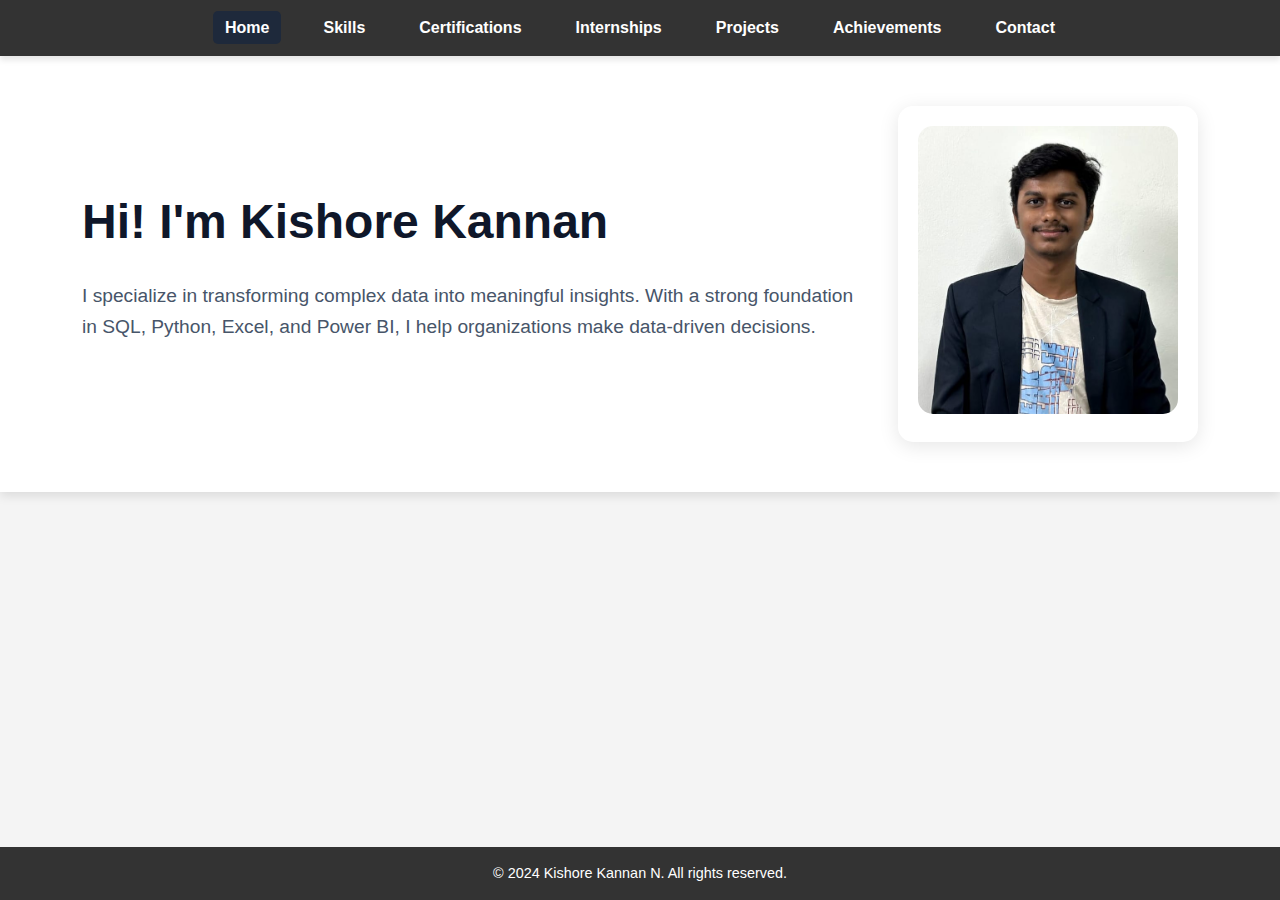
<file: index.html>
<!DOCTYPE html>
<html lang="en">
<head>
    <meta charset="UTF-8">
    <meta name="viewport" content="width=device-width, initial-scale=1.0">
    <meta http-equiv="X-UA-Compatible" content="ie=edge">
    <title>Portfolio - Home</title>    
    <link rel="stylesheet" href="styles/indexStyles.css">  
    <link rel="stylesheet" href="styles/globalStyles.css">
    <script src="globalScript.js" defer></script> 
</head>
<body>

    <header>
        <nav>
            <ul class="menu">
                <li><a href="index.html" class="active">Home</a></li>
                <li><a href="skills.html">Skills</a></li>
                <li><a href="certifications.html">Certifications</a></li>
                <li><a href="internships.html">Internships</a></li>
                <li><a href="projects.html">Projects</a></li>
                <li><a href="achievements.html">Achievements</a></li>
                <li><a href="contact.html">Contact</a></li>
            </ul>
        </nav>
    </header>

    <!-- Home Section -->
    <section id="home">
        <div class="home-container">
            <div class="content">
                <h1>Hi! I'm Kishore Kannan</h1>
                <h2></h2>
                <p>
                    I specialize in transforming complex data into meaningful insights. With a strong foundation in SQL, Python, Excel, and Power BI, I help organizations make data-driven decisions.
                </p>
                
            </div>
            <!-- Profile Image -->
            <div class="profile-card">
                <img src="images/myimage.jpg" alt="Profile Image" class="profile-img"> 
            </div>
        </div>
    </section>

    <footer>
        <p>&copy; 2024 Kishore Kannan N. All rights reserved.</p>
    </footer>

</body>
</html>
</file>
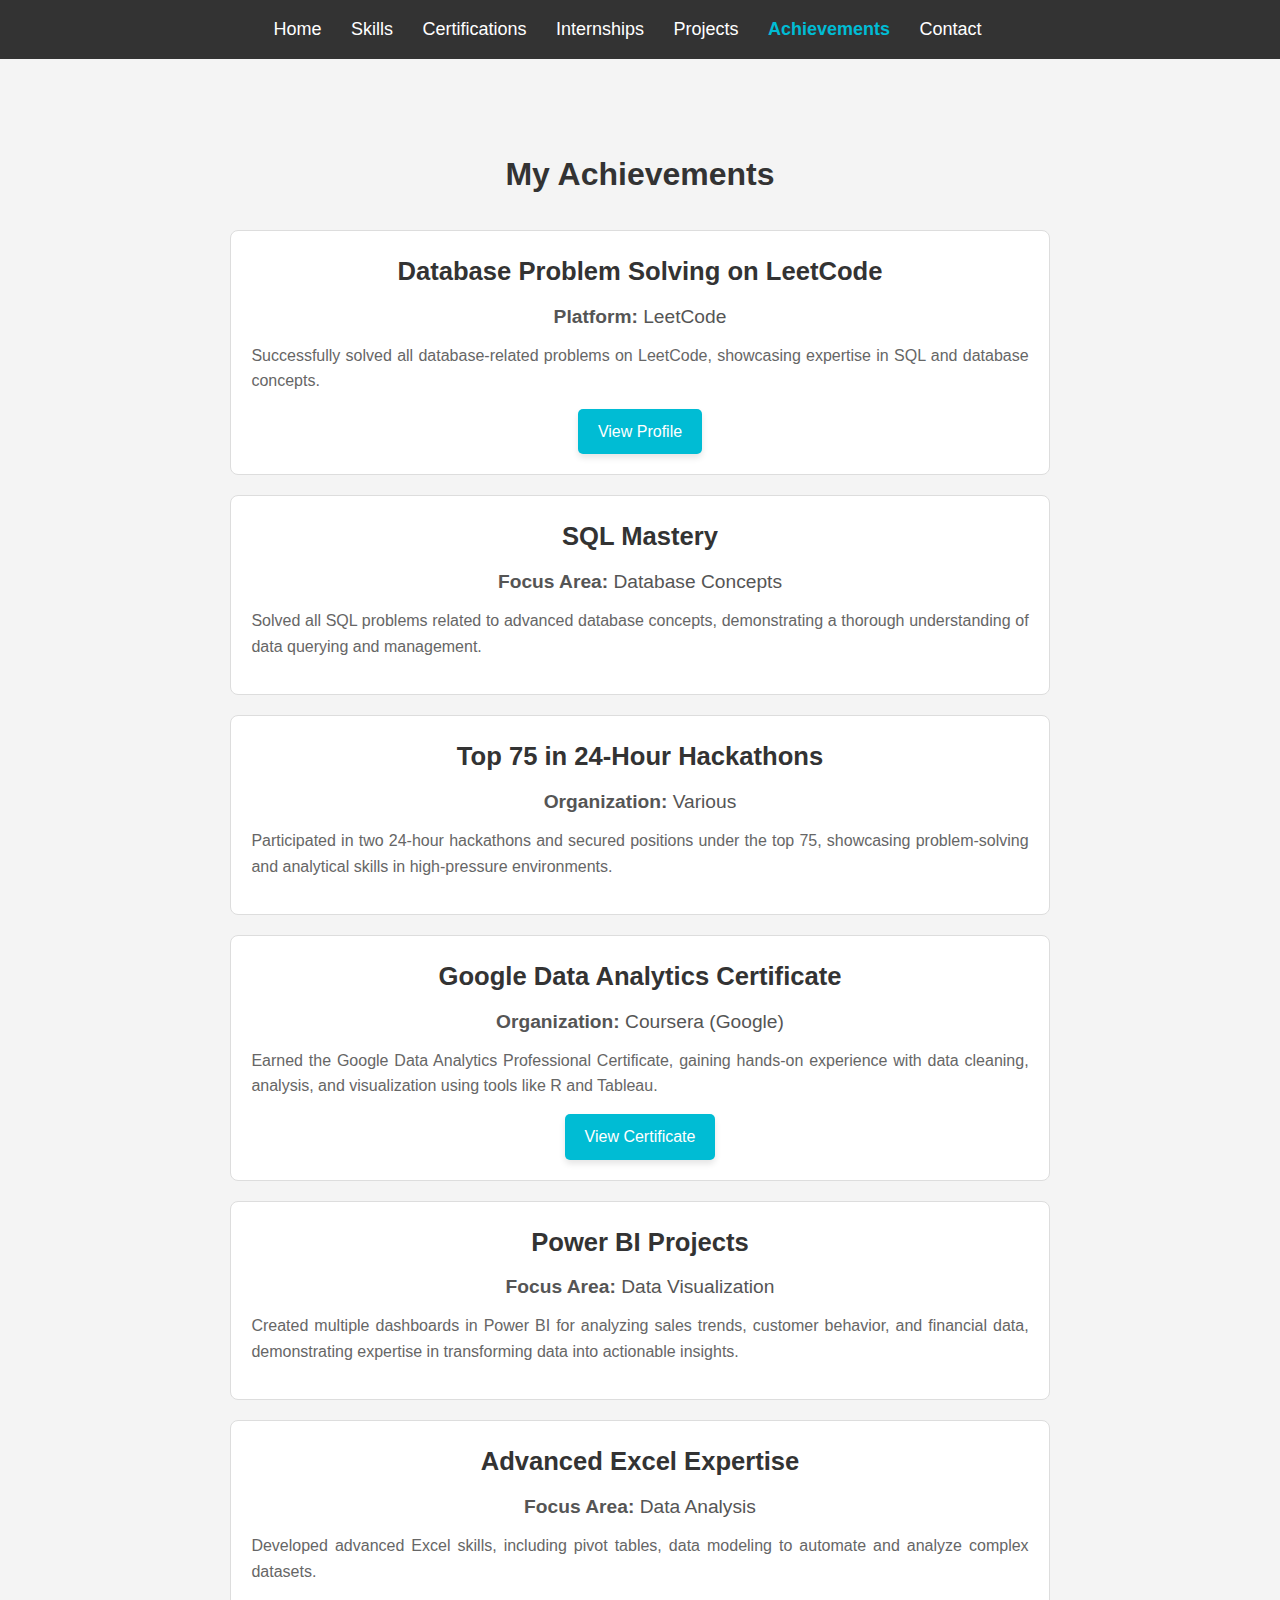
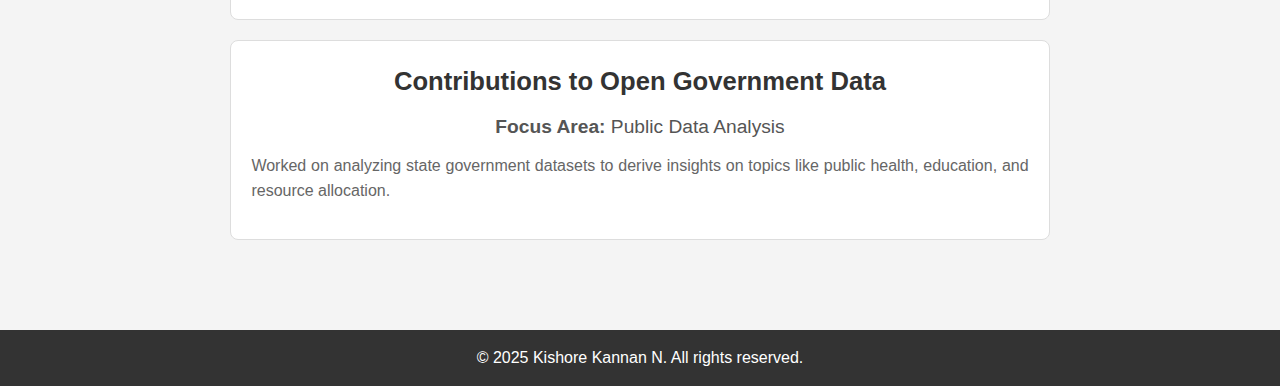
<file: achievements.html>
<!DOCTYPE html>
<html lang="en">
<head>
    <meta charset="UTF-8">
    <meta name="viewport" content="width=device-width, initial-scale=1.0">
    <title>Achievements - [Your Name]</title>
    <link rel="stylesheet" href="styles/achievementStyles.css"> 
    <link rel="stylesheet" href="styles/globalStyles.css">
    <script src="globalScript.js" defer></script> 
</head>
<body>
    <header>
        <nav>
            <ul>
                <li><a href="index.html">Home</a></li>
                <li><a href="skills.html">Skills</a></li>
                <li><a href="certifications.html">Certifications</a></li>
                <li><a href="internships.html">Internships</a></li>
                <li><a href="projects.html">Projects</a></li>
                <li><a href="achievements.html" class="active">Achievements</a></li>
                <li><a href="contact.html">Contact</a></li>
            </ul>
        </nav>
    </header>

    <section id="achievements">
        <div class="container">
            <h2>My Achievements</h2>

            <div class="achievement-group">

                <div class="achievement">
                    <h3>Database Problem Solving on LeetCode</h3>
                    <p><strong>Platform:</strong> LeetCode</p>
                    <p class="description">
                        Successfully solved all database-related problems on LeetCode, showcasing expertise in SQL and database concepts.
                    </p>
                    <a class="view-certificate-btn" href="https://leetcode.com/u/4Eu2vY0f5D/" target="_blank">View Profile</a>
                </div>

                <div class="achievement">
                    <h3>SQL Mastery</h3>
                    <p><strong>Focus Area:</strong> Database Concepts</p>
                    <p class="description">
                        Solved all SQL problems related to advanced database concepts, demonstrating a thorough understanding of data querying and management.
                    </p>
                </div>

                <div class="achievement">
                    <h3>Top 75 in 24-Hour Hackathons</h3>
                    <p><strong>Organization:</strong> Various</p>
                    <p class="description">
                        Participated in two 24-hour hackathons and secured positions under the top 75, showcasing problem-solving and analytical skills in high-pressure environments.
                    </p>
                </div>

                <div class="achievement">
                    <h3>Google Data Analytics Certificate</h3>
                    <p><strong>Organization:</strong> Coursera (Google)</p>
                    <p class="description">
                        Earned the Google Data Analytics Professional Certificate, gaining hands-on experience with data cleaning, analysis, and visualization using tools like R and Tableau.
                    </p>
                    <a class="view-certificate-btn" href="https://www.coursera.org/account/accomplishments/certificate/example" target="_blank">View Certificate</a>
                </div>

                <div class="achievement">
                    <h3>Power BI Projects</h3>
                    <p><strong>Focus Area:</strong> Data Visualization</p>
                    <p class="description">
                        Created multiple dashboards in Power BI for analyzing sales trends, customer behavior, and financial data, demonstrating expertise in transforming data into actionable insights.
                    </p>
                </div>

                <div class="achievement">
                    <h3>Advanced Excel Expertise</h3>
                    <p><strong>Focus Area:</strong> Data Analysis</p>
                    <p class="description">
                        Developed advanced Excel skills, including pivot tables, data modeling to automate and analyze complex datasets.
                    </p>
                </div>

                <div class="achievement">
                    <h3>Contributions to Open Government Data</h3>
                    <p><strong>Focus Area:</strong> Public Data Analysis</p>
                    <p class="description">
                        Worked on analyzing state government datasets to derive insights on topics like public health, education, and resource allocation.
                    </p>
                </div>

            </div>
        </div>
    </section>

    <footer>
        <p>&copy; 2025 Kishore Kannan N. All rights reserved.</p>
    </footer>
</body>
</html>
</file>
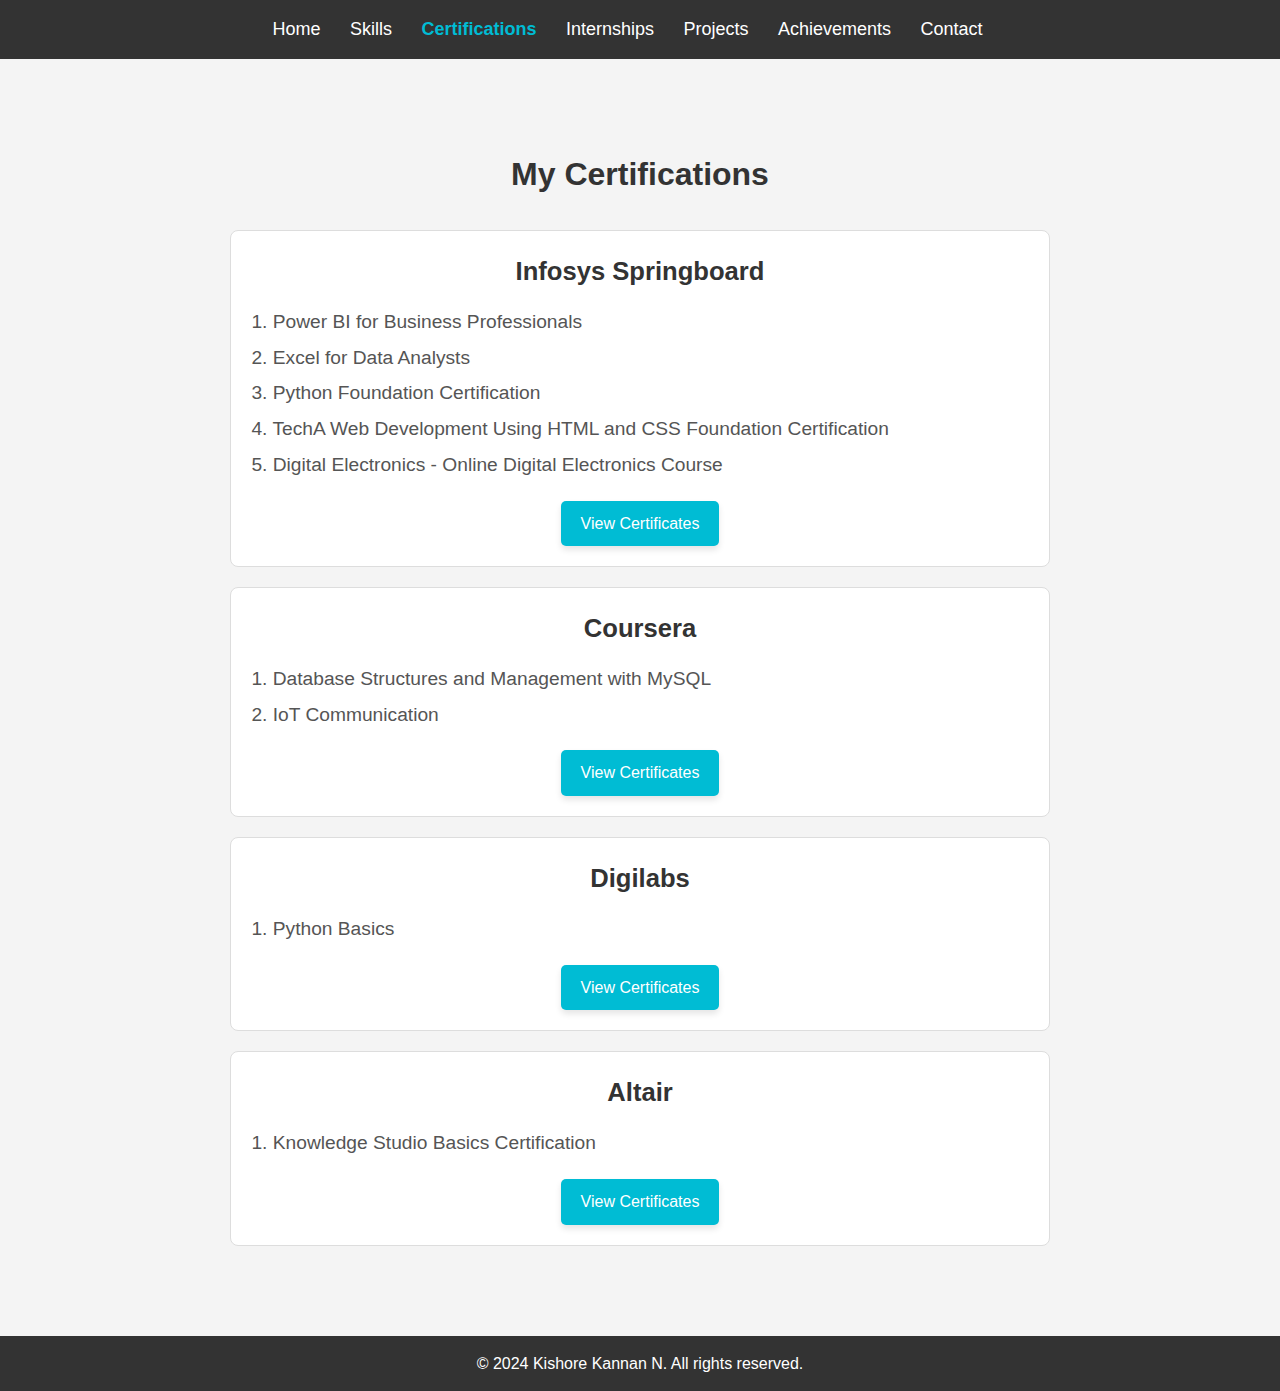
<file: certifications.html>
<!DOCTYPE html>
<html lang="en">
<head>
    <meta charset="UTF-8">
    <meta name="viewport" content="width=device-width, initial-scale=1.0">
    <title>Certifications - Kishore Kannan N</title>
    <link rel="stylesheet" href="styles/certificationStyles.css"> 
    <link rel="stylesheet" href="styles/globalStyles.css">
    <script src="globalScript.js" defer></script> 
</head>
<body>
    <header>
        <nav>
            <ul>
                <li><a href="index.html">Home</a></li>
                <li><a href="skills.html">Skills</a></li>
                <li><a href="certifications.html" class="active">Certifications</a></li>
                <li><a href="internships.html">Internships</a></li>
                <li><a href="projects.html">Projects</a></li>
                <li><a href="achievements.html">Achievements</a></li>
                <li><a href="contact.html">Contact</a></li>
            </ul>
        </nav>
    </header>

    <section id="certifications">
        <div class="container">
            <h2>My Certifications</h2>

            <div class="certification-group">

                <!-- Infosys Certifications -->
                <div class="organization">
                    <h3>Infosys Springboard</h3>
                    <ul>
                        <li>Power BI for Business Professionals</li>
                        <li>Excel for Data Analysts</li>
                        <li>Python Foundation Certification</li>
                        <li>TechA Web Development Using HTML and CSS Foundation Certification</li>
                        <li>Digital Electronics - Online Digital Electronics Course</li>
                    </ul>
                    <a href="https://drive.google.com/drive/folders/1mVpwEXBJU2oQLxpnixi4ZzOgZHB7Juu_" target="_blank" class="view-certificate-btn">View Certificates</a>
                </div>

                <!-- Coursera Certifications -->
                <div class="organization">
                    <h3>Coursera</h3>
                    <ul>
                        <li>Database Structures and Management with MySQL</li>
                        <li>IoT Communication</li>
                    </ul>
                    <a href="https://drive.google.com/drive/folders/1nBw9zjt-913yelfZl5J4xR1e6t4vLEt7" target="_blank" class="view-certificate-btn">View Certificates</a>
                </div>

                <!-- Digilabs Certifications -->
                <div class="organization">
                    <h3>Digilabs</h3>
                    <ul>
                        <li>Python Basics</li>
                    </ul>
                    <a href="https://drive.google.com/file/d/1n1HQYRh3fTrXBi37hiHyKRhM4BmA9hpt/view?usp=drivesdk" target="_blank" class="view-certificate-btn">View Certificates</a>
                </div>

                <!-- Altair Certifications -->
                <div class="organization">
                    <h3>Altair</h3>
                    <ul>
                        <li>Knowledge Studio Basics Certification</li>
                    </ul>
                    <a href="https://drive.google.com/file/d/1n7PceO7W3555_AsV6hblDFbR0me7cnXa/view?usp=drivesdk" target="_blank" class="view-certificate-btn">View Certificates</a>
                </div>

                
            </div>
        </div>
    </section>

    <footer>
        <p>&copy; 2024 Kishore Kannan N. All rights reserved.</p>
    </footer>
    
</body>
</html>
</file>
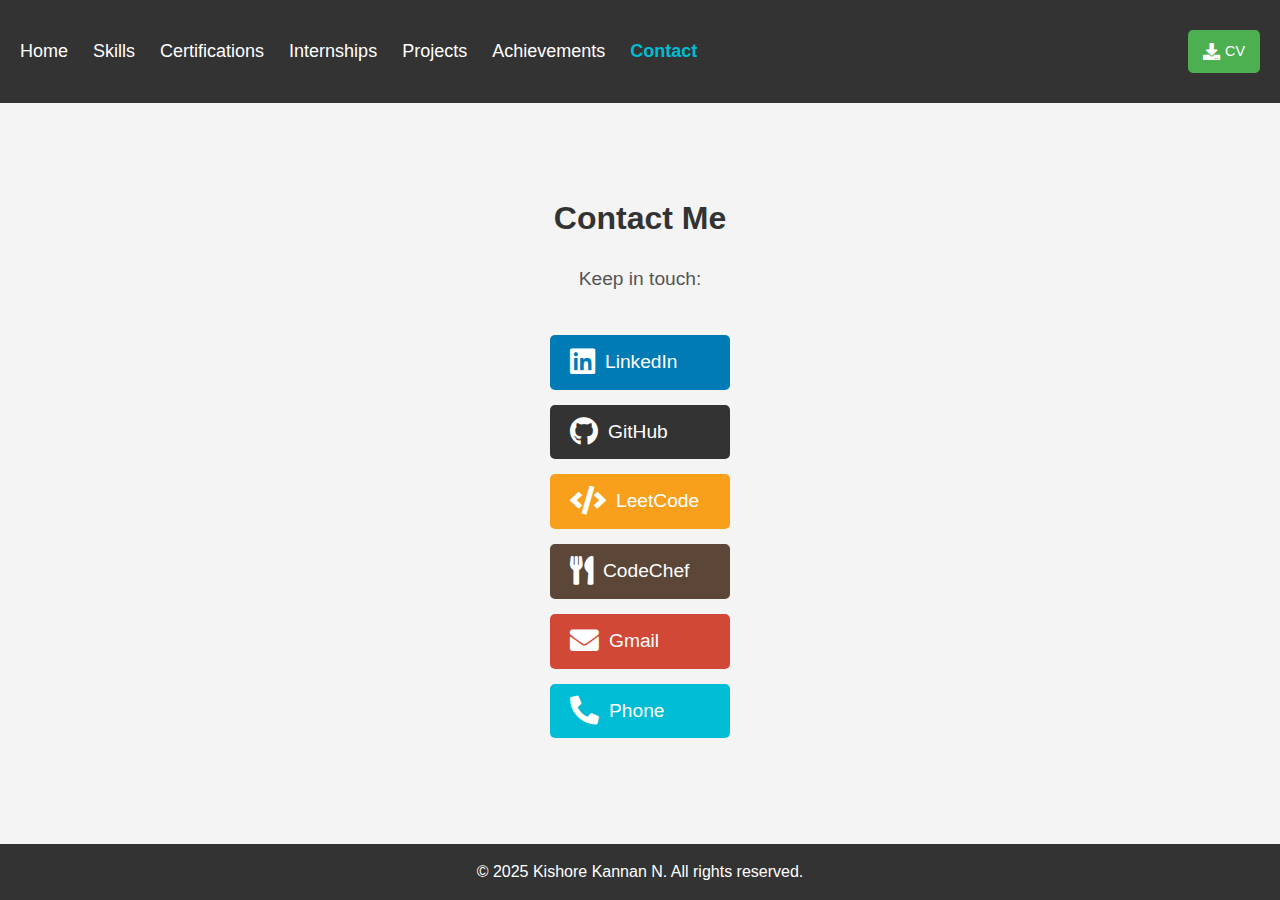
<file: contact.html>
<!DOCTYPE html>
<html lang="en">
<head>
    <meta charset="UTF-8">
    <meta name="viewport" content="width=device-width, initial-scale=1.0">
    <meta http-equiv="X-UA-Compatible" content="ie=edge">
    <title>Kishore Kannan N - Contact</title>
    <link rel="stylesheet" href="styles/contactStyles.css">
    <link rel="stylesheet" href="styles/globalStyles.css">
    <script src="globalScript.js" defer></script> 
    <link rel="icon" href="favicon.ico" type="image/x-icon">

    <!-- FontAwesome CDN -->
    <link rel="stylesheet" href="https://cdnjs.cloudflare.com/ajax/libs/font-awesome/5.15.4/css/all.min.css">
</head>
<body>

    <header>
        <nav>
            <ul>
                <li><a href="index.html">Home</a></li>
                <li><a href="skills.html">Skills</a></li>
                <li><a href="certifications.html">Certifications</a></li>
                <li><a href="internships.html">Internships</a></li>
                <li><a href="projects.html">Projects</a></li>
                <li><a href="achievements.html">Achievements</a></li>
                <li><a href="contact.html" class="active">Contact</a></li>
            </ul>
            <!-- Download CV Button -->
            <a href="images/Kishore CV.pdf" download class="download-btn">
                <i class="fas fa-download"></i> CV
            </a>
        </nav>
    </header>

    <section id="contact">
        <div class="container">
            <h2>Contact Me</h2>
            <p>Keep in touch:</p>

            <div class="contact-buttons">
                <a href="https://www.linkedin.com/in/kishore-kannan-n-5913b7266?utm_source=share&utm_campaign=share_via&utm_content=profile&utm_medium=android_app" target="_blank" class="contact-btn linkedin">
                    <i class="fab fa-linkedin"></i> LinkedIn
                </a>
                <a href="https://github.com/Kishorekannann82" target="_blank" class="contact-btn github">
                    <i class="fab fa-github"></i> GitHub
                </a>
                <a href="https://leetcode.com/u/4Eu2vY0f5D/" target="_blank" class="contact-btn leetcode">
                    <i class="fas fa-code"></i> LeetCode
                </a>
                <a href="https://www.codechef.com/users/kishore_kannan" target="_blank" class="contact-btn codechef">
                    <i class="fas fa-utensils"></i> CodeChef
                </a>
                <a href="mailto:kishorekannann82@gmail.com" class="contact-btn gmail">
                    <i class="fas fa-envelope"></i> Gmail
                </a>
                <a href="tel:+919342940868" class="contact-btn phone" id="phone-btn">
                    <i class="fas fa-phone-alt"></i> Phone
                </a>
            </div>
        </div>
    </section>

    <footer>
        <p>&copy; 2025 Kishore Kannan N. All rights reserved.</p>
    </footer>

    <script>
        document.addEventListener("DOMContentLoaded", function() {
            const buttons = document.querySelectorAll(".contact-btn");
            const phoneButton = document.getElementById("phone-btn");

            // Ensure that the width calculation happens after everything is loaded
            window.addEventListener('load', function() {
                const phoneButtonWidth = phoneButton.offsetWidth;

                // Apply the width to all buttons
                buttons.forEach(button => {
                    button.style.width = `${phoneButtonWidth}px`;
                });
            });

            // Recalculate button widths if window is resized (to handle mobile view changes)
            window.addEventListener('resize', function() {
                const phoneButtonWidth = phoneButton.offsetWidth;
                buttons.forEach(button => {
                    button.style.width = `${phoneButtonWidth}px`;
                });
            });
        });
    </script>

</body>
</html>
</file>
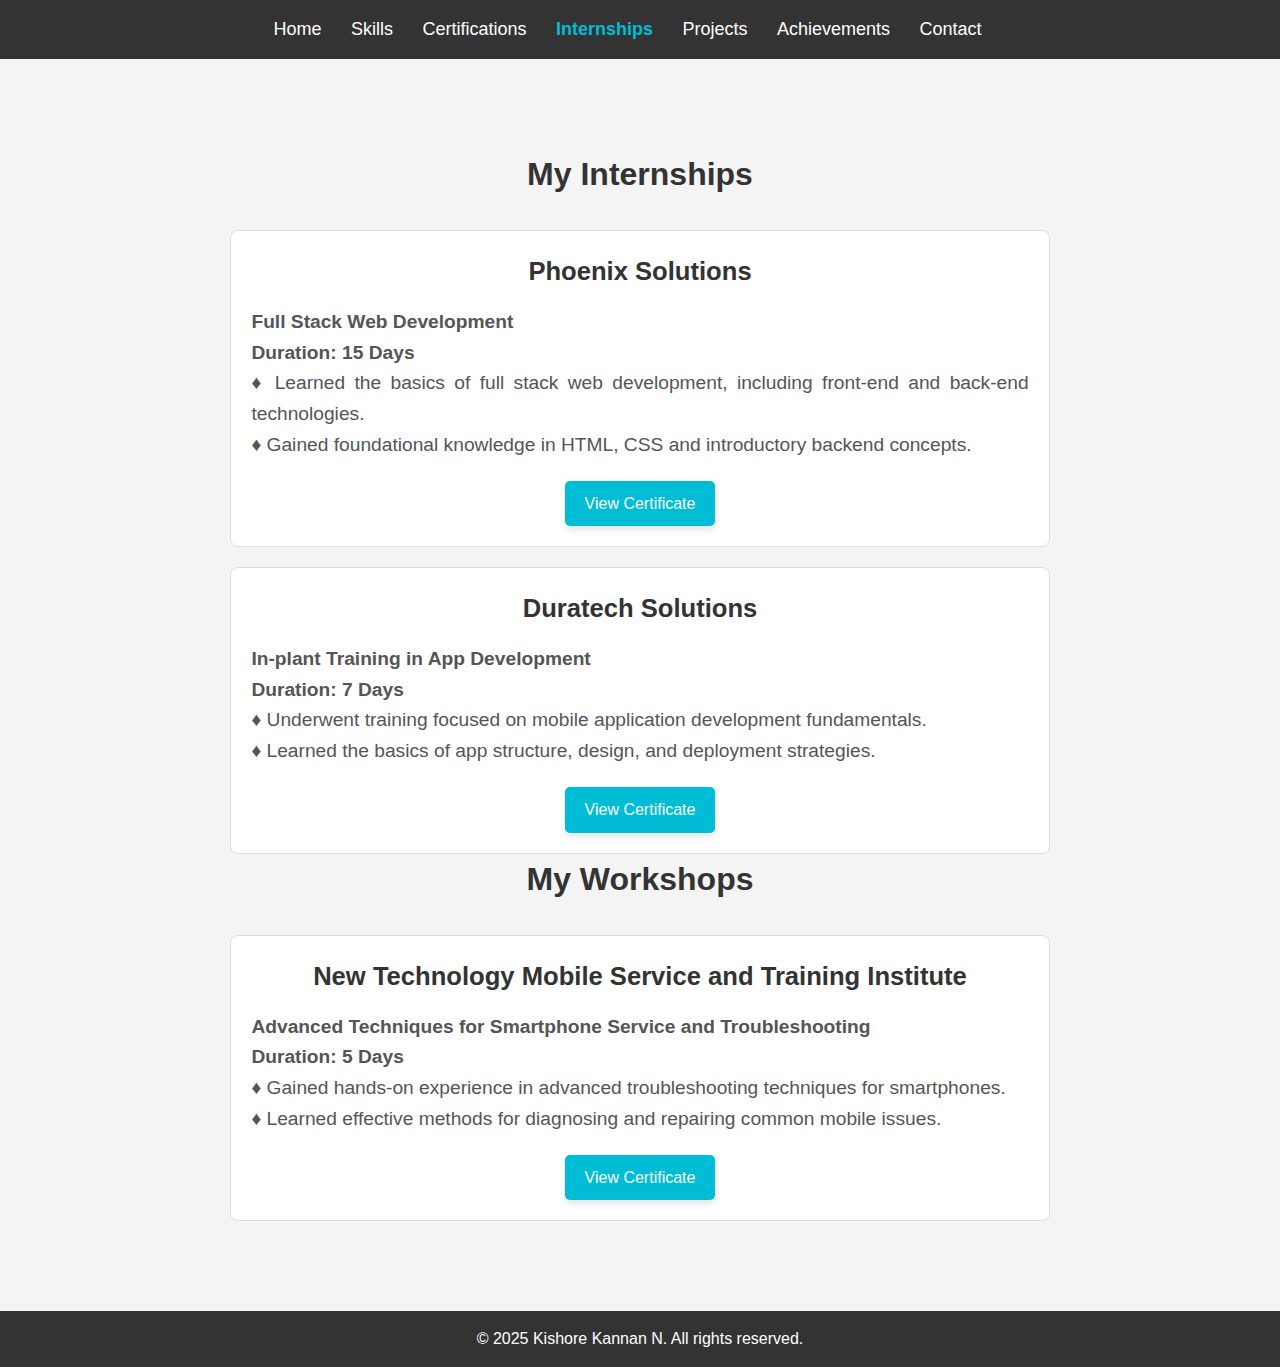
<file: internships.html>
<!DOCTYPE html>
<html lang="en">
<head>
    <meta charset="UTF-8">
    <meta name="viewport" content="width=device-width, initial-scale=1.0">
    <title>Internships - Kishore Kannan N</title>
    <link rel="stylesheet" href="styles/internshipStyles.css"> 
    <link rel="stylesheet" href="styles/globalStyles.css">
    <script src="globalScript.js" defer></script> 
</head>
<body>
    <header>
        <nav>
            <ul>
                <li><a href="index.html">Home</a></li>
                <li><a href="skills.html">Skills</a></li>
                <li><a href="certifications.html">Certifications</a></li>
                <li><a href="internships.html" class="active">Internships</a></li>
                <li><a href="projects.html">Projects</a></li>
                <li><a href="achievements.html">Achievements</a></li>
                <li><a href="contact.html">Contact</a></li>
            </ul>
        </nav>
    </header>

    <section id="internships">
        <div class="container">
            <h2>My Internships</h2>

            <div class="internship-group">
                <div class="internship">
                    <h3>Phoenix Solutions</h3>
                    <p>
                        <strong>Full Stack Web Development<br>
                        Duration: 15 Days</strong><br>
                        &#9830; Learned the basics of full stack web development, including front-end and back-end technologies.<br>
                        &#9830; Gained foundational knowledge in HTML, CSS and introductory backend concepts.
                    </p>
                    <a class="view-details-btn" href="https://drive.google.com/file/d/1mnS1lGRCkJiUEUnCcbdxA08jy0UPOKub/view?usp=drivesdk" target="_blank">View Certificate</a>
                </div>

                <div class="internship">
                    <h3>Duratech Solutions</h3>
                    <p>
                        <strong>In-plant Training in App Development<br>
                        Duration: 7 Days</strong><br>
                        &#9830; Underwent training focused on mobile application development fundamentals.<br>
                        &#9830; Learned the basics of app structure, design, and deployment strategies.
                    </p>
                    <a class="view-details-btn" href="https://drive.google.com/file/d/1mnS1lGRCkJiUEUnCcbdxA08jy0UPOKub/view?usp=drivesdk" target="_blank">View Certificate</a>
                </div>
            </div>

            <h2>My Workshops</h2>
            <div class="internship-group">
                <div class="internship">
                    <h3>New Technology Mobile Service and Training Institute</h3>
                    <p>
                        <strong>Advanced Techniques for Smartphone Service and Troubleshooting<br>
                        Duration: 5 Days</strong><br>
                        &#9830; Gained hands-on experience in advanced troubleshooting techniques for smartphones.<br>
                        &#9830; Learned effective methods for diagnosing and repairing common mobile issues.
                    </p>
                    <a class="view-details-btn" href="https://drive.google.com/file/d/1mpdhSfDqYsmM_s07Jj0aUD7OlhrVR4kc/view?usp=drivesdk" target="_blank">View Certificate</a>
                </div>
            </div>
        </div>
    </section>

    <footer>
        <p>&copy; 2025 Kishore Kannan N. All rights reserved.</p>
    </footer>
</body>
</html>
</file>
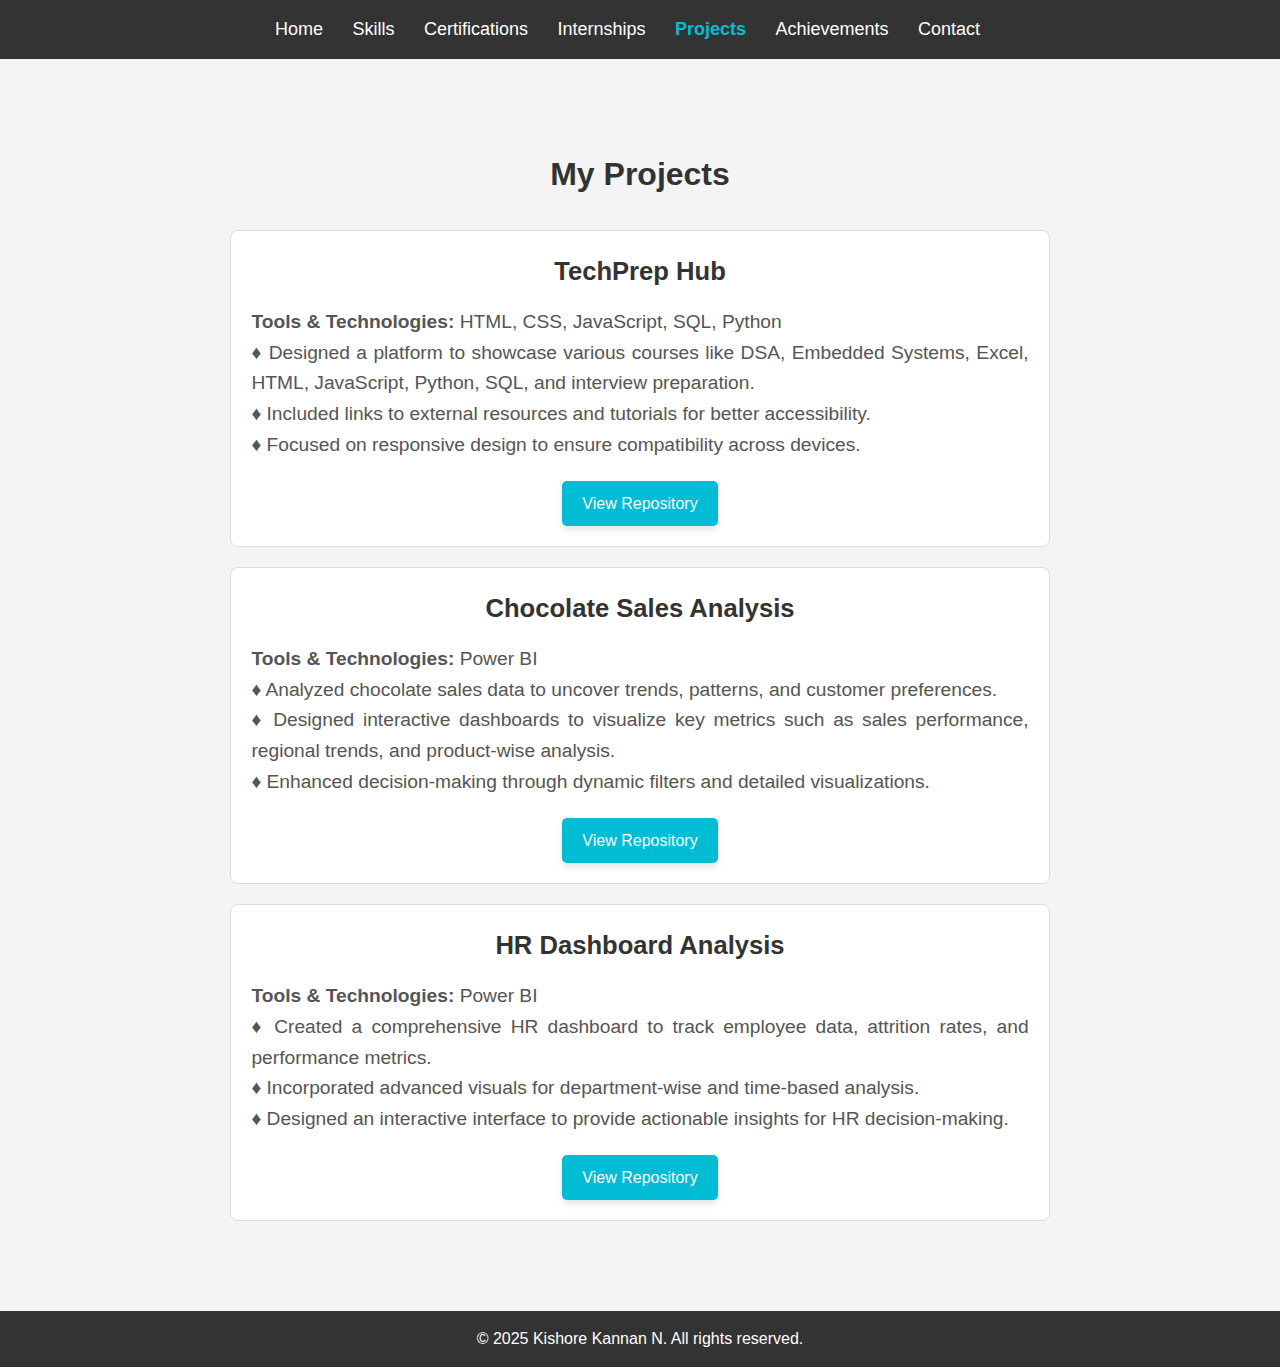
<file: projects.html>
<!DOCTYPE html>
<html lang="en">
<head>
    <meta charset="UTF-8">
    <meta name="viewport" content="width=device-width, initial-scale=1.0">
    <title>Projects - Kishore Kannan N</title>
    <link rel="stylesheet" href="styles/projectStyles.css"> 
    <link rel="stylesheet" href="styles/globalStyles.css">
    <script src="globalScript.js" defer></script> 
</head>
<body>
    <header>
        <nav>
            <ul>
                <li><a href="index.html">Home</a></li>
                <li><a href="skills.html">Skills</a></li>
                <li><a href="certifications.html">Certifications</a></li>
                <li><a href="internships.html">Internships</a></li>
                <li><a href="projects.html" class="active">Projects</a></li>
                <li><a href="achievements.html">Achievements</a></li>
                <li><a href="contact.html">Contact</a></li>
            </ul>
        </nav>
    </header>

    <section id="projects">
        <div class="container">
            <h2>My Projects</h2>

            <div class="project-group">
                <!-- Project 1 -->
                <div class="project">
                    <h3>TechPrep Hub</h3>
                    <p>
                        <strong>Tools & Technologies:</strong> HTML, CSS, JavaScript, SQL, Python<br>
                        &#9830; Designed a platform to showcase various courses like DSA, Embedded Systems, Excel, HTML, JavaScript, Python, SQL, and interview preparation.<br>
                        &#9830; Included links to external resources and tutorials for better accessibility.<br>
                        &#9830; Focused on responsive design to ensure compatibility across devices.<br>
                    </p>
                    <a class="view-sample-btn" href="https://github.com/Kishorekannann82/updated_Techprep-Hub.git" target="_blank">View Repository</a>
                </div>

                <!-- Project 2 -->
                <div class="project">
                    <h3>Chocolate Sales Analysis</h3>
                    <p>
                        <strong>Tools & Technologies:</strong> Power BI<br>
                        &#9830; Analyzed chocolate sales data to uncover trends, patterns, and customer preferences.<br>
                        &#9830; Designed interactive dashboards to visualize key metrics such as sales performance, regional trends, and product-wise analysis.<br>
                        &#9830; Enhanced decision-making through dynamic filters and detailed visualizations.<br>
                    </p>
                    <a class="view-sample-btn" href="https://github.com/Kishorekannann82/chocalate-Sales-Analysis-using-Power-Bi.git" target="_blank">View Repository</a>
                </div>

                <!-- Project 3 -->
                <div class="project">
                    <h3>HR Dashboard Analysis</h3>
                    <p>
                        <strong>Tools & Technologies:</strong> Power BI<br>
                        &#9830; Created a comprehensive HR dashboard to track employee data, attrition rates, and performance metrics.<br>
                        &#9830; Incorporated advanced visuals for department-wise and time-based analysis.<br>
                        &#9830; Designed an interactive interface to provide actionable insights for HR decision-making.<br>
                    </p>
                    <a class="view-sample-btn" href="https://github.com/Kishorekannann82/HR-Dashboard-analysis.git" target="_blank">View Repository</a>
                </div>
            </div>
        </div>
    </section>

    <footer>
        <p>&copy; 2025 Kishore Kannan N. All rights reserved.</p>
    </footer>
</body>
</html>
</file>
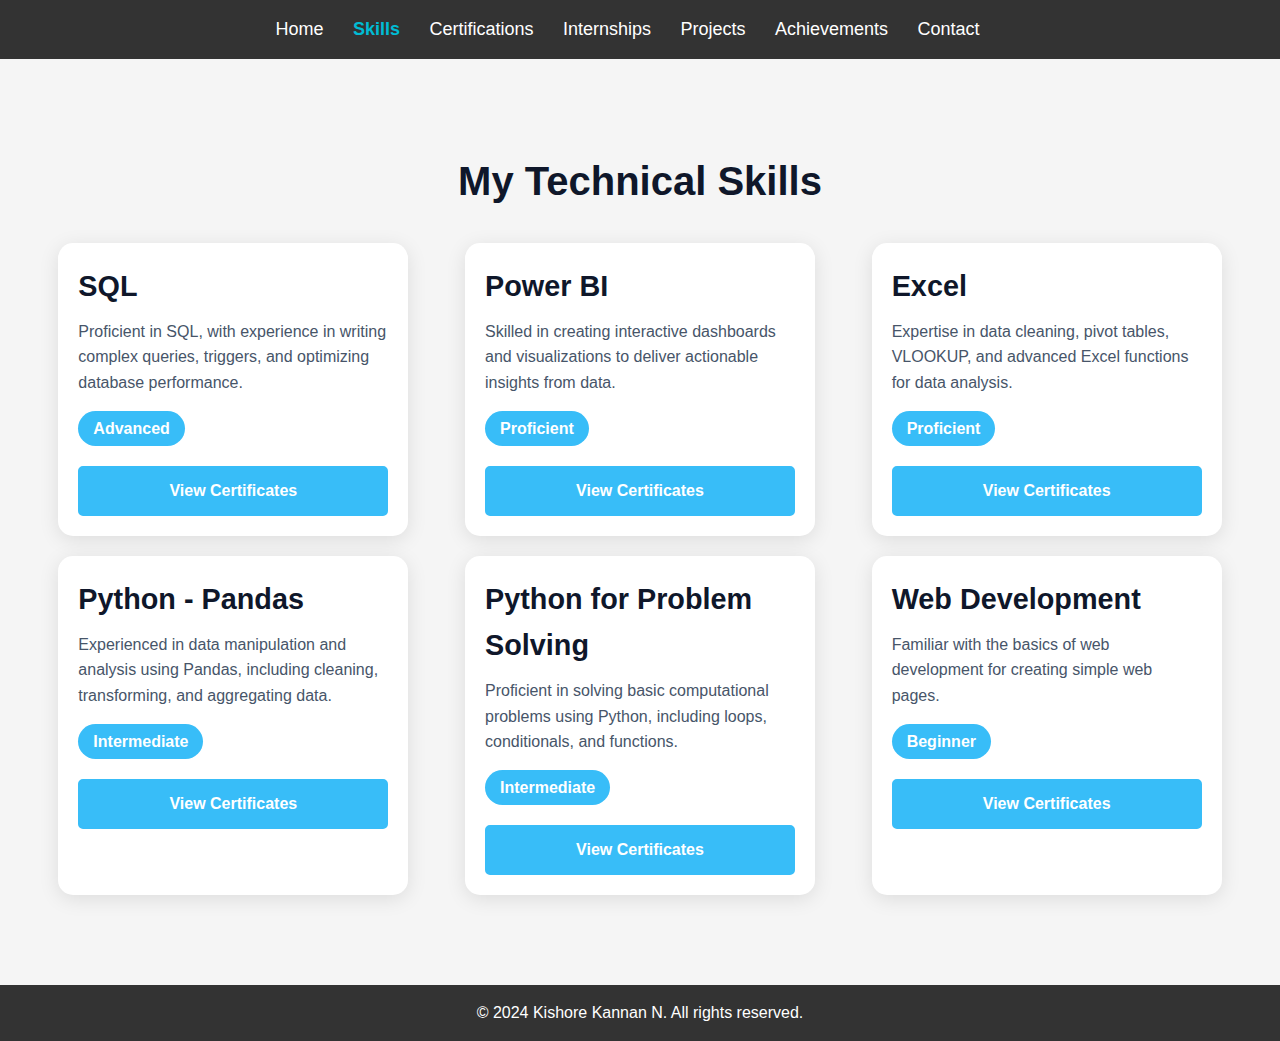
<file: skills.html>
<!DOCTYPE html>
<html lang="en">
<head>
    <meta charset="UTF-8">
    <meta name="viewport" content="width=device-width, initial-scale=1.0">
    <meta http-equiv="X-UA-Compatible" content="ie=edge">
    <title>Portfolio - Skills</title>
    <link rel="stylesheet" href="styles/skillStyles.css">
    <link rel="stylesheet" href="styles/globalStyles.css">
    <script src="globalScript.js" defer></script>
</head>
<body>
    <header>
        <nav>
            <ul>
                <li><a href="index.html">Home</a></li>
                <li><a href="skills.html" class="active">Skills</a></li>
                <li><a href="certifications.html">Certifications</a></li>
                <li><a href="internships.html">Internships</a></li>
                <li><a href="projects.html">Projects</a></li>
                <li><a href="achievements.html">Achievements</a></li>
                <li><a href="contact.html">Contact</a></li>
            </ul>
        </nav>
    </header>

    <section id="skills">
        <div class="container">
            <h2>My Technical Skills</h2>
            <div class="skills-list">
                <div class="skill-item">
                    <h3>SQL</h3>
                    <p>Proficient in SQL, with experience in writing complex queries, triggers, and optimizing database performance.</p>
                    <div class="skill-level">Advanced</div>
                    <a href="https://drive.google.com/file/d/1VQ1bCIcX4yjUb9SokYCgExPCjFCkP6DK/view?usp=drivesdk" class="view-cert-link">View Certificates</a>
                </div>

                <div class="skill-item">
                    <h3>Power BI</h3>
                    <p>Skilled in creating interactive dashboards and visualizations to deliver actionable insights from data.</p>
                    <div class="skill-level">Proficient</div>
                    <a href="https://drive.google.com/file/d/1mQEcnYrIIwMPbAosjWtXjzgSL-2U8A63/view?usp=drivesdk" class="view-cert-link">View Certificates</a>
                </div>

                <div class="skill-item">
                    <h3>Excel</h3>
                    <p>Expertise in data cleaning, pivot tables, VLOOKUP, and advanced Excel functions for data analysis.</p>
                    <div class="skill-level">Proficient</div>
                    <a href="https://drive.google.com/file/d/1mOKuLkuqB1NeTpb2_ZtduQR9ajP6zH5T/view?usp=drivesdk" class="view-cert-link">View Certificates</a>
                </div>

                <div class="skill-item">
                    <h3>Python - Pandas</h3>
                    <p>Experienced in data manipulation and analysis using Pandas, including cleaning, transforming, and aggregating data.</p>
                    <div class="skill-level">Intermediate</div>
                    <a href="https://drive.google.com/file/d/1n8q1YNzDG_qbpNdu9SN1orMcL4vHUcTU/view?usp=drivesdk" class="view-cert-link">View Certificates</a>
                </div>

                <div class="skill-item">
                    <h3>Python for Problem Solving</h3>
                    <p>Proficient in solving basic computational problems using Python, including loops, conditionals, and functions.</p>
                    <div class="skill-level">Intermediate</div>
                    <a href="https://drive.google.com/file/d/1n8q1YNzDG_qbpNdu9SN1orMcL4vHUcTU/view?usp=drivesdk" class="view-cert-link">View Certificates</a>
                </div>

                <div class="skill-item">
                    <h3>Web Development</h3>
                    <p>Familiar with the basics of web development for creating simple web pages.</p>
                    <div class="skill-level">Beginner</div>
                    <a href="https://drive.google.com/file/d/1n8pg1O_Ar8F5Zz2Jaf-s4xGGq7U3F4wO/view?usp=drivesdk" class="view-cert-link">View Certificates</a>
                </div>
            </div>
        </div>
    </section>

    <footer>
        <p>&copy; 2024 Kishore Kannan N. All rights reserved.</p>
    </footer>
</body>
</html>
</file>
<file: styles/indexStyles.css>
/* General Styles */
body {
    margin: 0;
    font-family: 'Arial', sans-serif;
    color: #2d2d2d;
    background-color: #1e293b; /* Updated background color */
}

header {
    background-color: #1e293b;
    padding: 10px 20px;
    position: sticky;
    top: 0;
    z-index: 1000;
    box-shadow: 0 4px 6px rgba(0, 0, 0, 0.1);
}

header nav ul.menu {
    list-style: none;
    display: flex;
    justify-content: center;
    margin: 0;
    padding: 0;
}

header nav ul.menu li {
    margin: 0 15px;
    position: relative;
}

header nav ul.menu li a {
    text-decoration: none;
    color: #ffffff;
    font-weight: bold;
    font-size: 1em;
    padding: 8px 12px;
    transition: background-color 0.3s ease, color 0.3s ease;
}

header nav ul.menu li a.active, 
header nav ul.menu li a:hover {
    background-color: #1e293b;
    color: #ffffff;
    border-radius: 5px;
}

/* Home Section Styles */
#home {
    background-color: #ffffff;
    padding: 50px 20px;
    display: flex;
    justify-content: space-around;
    align-items: center;
    box-shadow: 0 4px 10px rgba(0, 0, 0, 0.1);
}

#home .home-container {
    display: flex;
    align-items: center;
    justify-content: space-between;
    max-width: 1200px;
    width: 90%;
    margin: 0 auto;
}

#home .content {
    flex: 1;
    padding-right: 30px;
    text-align: left;
}

#home h1 {
    font-size: 3em;
    font-weight: bold;
    margin-bottom: 10px;
    color: #0f172a;
}

#home h2 {
    font-size: 2em;
    margin-bottom: 20px;
    color: #334155;
}

#home p {
    font-size: 1.2em;
    line-height: 1.6;
    margin-bottom: 20px;
    color: #475569;
}

/* Profile Card Styles */
#home .profile-card {
    flex: 0 0 300px;
    background: #ffffff;
    padding: 20px;
    border-radius: 15px;
    box-shadow: 0 4px 20px rgba(0, 0, 0, 0.1);
    transform: scale(1);
    transition: transform 0.3s ease, box-shadow 0.3s ease;
}

#home .profile-card:hover {
    transform: scale(1.05);
    box-shadow: 0 6px 30px rgba(0, 0, 0, 0.2);
}

#home .profile-img {
    width: 100%;
    height: auto;
    border-radius: 15px;
    object-fit: cover;
}

/* Footer */
footer {
    text-align: center;
    padding: 20px 0;
    background: #1e293b;
    color: #ffffff;
    font-size: 0.9em;
}

/* Responsive Design */
@media screen and (max-width: 768px) {
    #home {
        flex-direction: column;
    }

    #home .content {
        padding-right: 0;
        text-align: center;
    }

    #home .profile-card {
        margin-top: 20px;
    }

    #home h1 {
        font-size: 2.5em;
    }

    #home h2 {
        font-size: 1.8em;
    }

    #home p {
        font-size: 1em;
    }
}
</file>
<file: styles/achievementStyles.css>
#achievements {
    background-color: #f4f4f4;
    padding: 50px 0;
}

#achievements h2 {
    text-align: center;
    margin-bottom: 30px;
    font-size: 2em;
    color: #333;
}

.achievement-group {
    width: 80%;
    margin: 0 auto;
    display: flex;
    flex-direction: column;
    gap: 20px;
}

.achievement {
    background-color: #ffffff;
    border: 1px solid #ddd;
    border-radius: 8px;
    padding: 20px;
    transition: transform 0.3s ease, box-shadow 0.3s ease; /* Transition for hover effect */
}

.achievement:hover {
    transform: translateY(-10px); /* Lift the section */
    box-shadow: 0px 4px 20px rgba(0, 0, 0, 0.15); /* Adding shadow effect */
}

.achievement h3 {
    font-size: 1.6em;
    color: #333;
    margin-bottom: 10px;
    text-align: center;
}

.achievement p {
    font-size: 1.2em;
    color: #555;
    line-height: 1.6;
    margin-bottom: 15px;
    text-align: center;
}

.achievement .description {
    font-size: 1em;
    color: #666;
    margin-top: -5px;
    margin-bottom: 15px;
    text-align: justify;
}

.view-certificate-btn {
    display: inline-block;
    background-color: #00bcd4;
    color: white;
    padding: 10px 20px;
    font-size: 1em;
    border-radius: 5px;
    text-align: center;
    text-decoration: none;
    border: none;
    cursor: pointer;
    transition: background-color 0.3s ease, transform 0.3s ease;
    box-shadow: 0 4px 6px rgba(0, 0, 0, 0.1);
    margin: 0 auto;
    display: block;
    width: fit-content;
}

.view-certificate-btn:hover {
    background-color: #0288a3;
    transform: translateY(-2px);
    box-shadow: 0 6px 10px rgba(0, 0, 0, 0.15);
}

/* Responsive design for mobiles*/
@media screen and (max-width: 768px) {
    .achievement-group {
        width: 90%;
    }

    .achievement {
        padding: 15px;
    }

    .achievement h3 {
        font-size: 1.4em;
    }

    .achievement p {
        font-size: 1em;
    }

    .achievement .description {
        font-size: 0.9em;
    }

    .view-certificate-btn {
        font-size: 0.9em;
        padding: 8px 15px;
    }
}
</file>
<file: styles/certificationStyles.css>
/* Certifications Section */
#certifications {
    background-color: #f4f4f4;
    padding: 50px 0;
}

#certifications h2 {
    text-align: center;
    margin-bottom: 30px;
    font-size: 2em;
    color: #333;
}

/* Certification Cards Container */
.certification-group {
    width: 80%;
    margin: 0 auto;
    display: flex;
    flex-direction: column;
    gap: 20px;
}

/* Individual Certification Cards */
.organization {
    background-color: #ffffff;
    border: 1px solid #ddd;
    border-radius: 8px;
    padding: 20px;
    transition: transform 0.3s ease, box-shadow 0.3s ease;
}

.organization:hover {
    transform: translateY(-10px);
    box-shadow: 0px 4px 20px rgba(0, 0, 0, 0.15);
}

.organization h3 {
    font-size: 1.6em;
    color: #333;
    margin-bottom: 15px;
    text-align: center;
}

.organization ul {
    list-style: none;
    padding-left: 0;
    margin-bottom: 15px;
    counter-reset: item; /* Reset counter for each list */
}

.organization ul li {
    font-size: 1.2em;
    color: #555;
    margin-bottom: 5px;
}

/* Add serial numbers to list items */
.organization ul li::before {
    content: counter(item) ". ";
    counter-increment: item; /* Increment counter for each item */
    color: #555;
}

/* View Certificate Button */
.view-certificate-btn {
    display: inline-block;
    background-color: #00bcd4;
    color: white;
    padding: 10px 20px;
    font-size: 1em;
    border-radius: 5px;
    text-align: center;
    text-decoration: none;
    cursor: pointer;
    transition: background-color 0.3s ease, transform 0.3s ease;
    box-shadow: 0 4px 6px rgba(0, 0, 0, 0.1);
    margin: 20px auto 0;
    display: block;
    width: fit-content;
}

.view-certificate-btn:hover {
    background-color: #0288a3;
    transform: translateY(-2px);
    box-shadow: 0 6px 10px rgba(0, 0, 0, 0.15);
}

/* Responsive Design for Mobile Screens */
@media screen and (max-width: 768px) {
    .certification-group {
        width: 90%;
    }

    .organization {
        padding: 15px;
    }

    .organization h3 {
        font-size: 1.4em;
    }

    .organization ul li {
        font-size: 1em;
    }

    .view-certificate-btn {
        font-size: 0.9em;
        padding: 8px 15px;
    }
}
</file>
<file: styles/contactStyles.css>
/* Header Styling */
header nav {
    display: flex;
    justify-content: space-between;
    align-items: center;
    background-color: #333;
    padding: 15px 20px;
}

header nav ul {
    display: flex;
    list-style: none;
    margin: 0;
    padding: 0;
}

header nav ul li {
    margin-right: 20px;
}

header nav ul li a {
    color: #fff;
    text-decoration: none;
    font-size: 1em;
    transition: color 0.3s ease;
}

header nav ul li a:hover, 
header nav ul li a.active {
    color: #00bcd4;
}

/* Download CV Button */
.download-btn {
    background-color: #4caf50;
    color: white;
    padding: 10px 15px;
    font-size: 0.9em;
    text-decoration: none;
    border-radius: 5px;
    display: flex;
    align-items: center;
    transition: background-color 0.3s ease, transform 0.3s ease;
}

.download-btn i {
    margin-right: 5px;
    font-size: 1.2em;
}

.download-btn:hover {
    background-color: #388e3c;
    transform: scale(1.05);
}

/* Contact Section Styling */
#contact {
    background-color: #f4f4f4;
    padding: 50px 0;
    text-align: center;
}

#contact h2 {
    font-size: 2em;
    margin-bottom: 20px;
    color: #333;
}

#contact p {
    font-size: 1.2em;
    margin-bottom: 40px;
    color: #555;
}

.contact-buttons {
    display: flex;
    flex-direction: column;
    align-items: center;
    gap: 15px;
}

/* Styling for all Buttons */
.contact-btn {
    background-color: #00bcd4;
    color: white;
    padding: 12px 25px;
    font-size: 1.2em;
    text-decoration: none;
    border-radius: 5px;
    text-align: left;
    display: flex;
    justify-content: flex-start;
    align-items: center;
    transition: background-color 0.3s ease;
    padding-left: 20px;
    box-sizing: border-box;
    width: auto;
    min-width: 180px;
}

.contact-btn i {
    margin-right: 10px;
    font-size: 1.5em;
}

.contact-btn:hover {
    background-color: #0288a3;
    transform: translateY(-5px);
    box-shadow: 0px 4px 20px rgba(0, 0, 0, 0.15);
}

.contact-btn.linkedin {
    background-color: #007bb5;
}
.contact-btn.linkedin:hover {
    background-color: #005582;
}

.contact-btn.github {
    background-color: #333;
}
.contact-btn.github:hover {
    background-color: #1a1a1a;
}

.contact-btn.leetcode {
    background-color: #f89f1b;
}
.contact-btn.leetcode:hover {
    background-color: #d87b00;
}

.contact-btn.codechef {
    background-color: #5b4638;
}
.contact-btn.codechef:hover {
    background-color: #4a3a2e;
}

.contact-btn.gmail {
    background-color: #d14836;
}
.contact-btn.gmail:hover {
    background-color: #b33929;
}

.contact-btn.phone {
    background-color: #00bcd4;
}
.contact-btn.phone:hover {
    background-color: #0288a3;
}

/* Responsive Design for Mobile */
@media screen and (max-width: 768px) {
    header nav {
        flex-direction: column;
    }

    .download-btn {
        margin-top: 10px;
    }

    .contact-btn {
        font-size: 1.1em;
        padding-left: 10px;
        width: auto;
        min-width: 180px;
        max-width: 100%;
    }
}
</file>
<file: styles/internshipStyles.css>
/* Internships Section */
#internships {
    background-color: #f4f4f4;
    padding: 50px 0;
}

#internships h2 {
    text-align: center;
    margin-bottom: 30px;
    font-size: 2em;
    color: #333;
    font-weight: bold;
}

/* Internship Group Container */
.internship-group {
    width: 80%;
    margin: 0 auto;
    display: flex;
    flex-direction: column;
    gap: 20px;
}

/* Individual Internship Card */
.internship {
    background-color: #ffffff;
    border: 1px solid #ddd;
    border-radius: 8px;
    padding: 20px;
    transition: transform 0.3s ease, box-shadow 0.3s ease;
}

.internship:hover {
    transform: translateY(-10px); /* Lift the card */
    box-shadow: 0px 4px 20px rgba(0, 0, 0, 0.15); /* Shadow effect */
}

/* Internship Title */
.internship h3 {
    font-size: 1.6em;
    color: #333;
    margin-bottom: 15px;
    text-align: center;
}

/* Internship Description */
.internship p {
    font-size: 1.2em;
    color: #555;
    line-height: 1.6;
    margin-bottom: 20px;
    text-align: justify;
}

/* View Details Button */
.view-details-btn {
    display: inline-block;
    background-color: #00bcd4;
    color: white;
    padding: 10px 20px;
    font-size: 1em;
    border-radius: 5px;
    text-align: center;
    text-decoration: none;
    border: none;
    cursor: pointer;
    transition: background-color 0.3s ease, transform 0.3s ease;
    box-shadow: 0 4px 6px rgba(0, 0, 0, 0.1);
    margin: 20px auto 0;
    display: block;
    width: fit-content;
}

.view-details-btn:hover {
    background-color: #0288a3;
    transform: translateY(-2px);
    box-shadow: 0 6px 10px rgba(0, 0, 0, 0.15);
}

/* Responsive Design for Mobile */
@media screen and (max-width: 768px) {
    .internship-group {
        width: 90%;
    }

    .internship {
        padding: 15px;
    }

    .internship h3 {
        font-size: 1.4em;
    }

    .internship p {
        font-size: 1em;
    }

    .view-details-btn {
        font-size: 0.9em;
        padding: 8px 15px;
    }
}
</file>
<file: styles/projectStyles.css>
#projects {
    background-color: #f4f4f4;
    padding: 50px 0;
}

#projects h2 {
    text-align: center;
    margin-bottom: 30px;
    font-size: 2em;
    color: #333;
}

.project-group {
    width: 80%;
    margin: 0 auto;
    display: flex;
    flex-direction: column;
    gap: 20px;
}

.project {
    background-color: #ffffff;
    border: 1px solid #ddd;
    border-radius: 8px;
    padding: 20px;
    transition: transform 0.3s ease, box-shadow 0.3s ease;
}

.project:hover {
    transform: translateY(-10px); /* Lift the section */
    box-shadow: 0px 4px 20px rgba(0, 0, 0, 0.15); /* Add shadow effect */
}

.project h3 {
    font-size: 1.6em;
    color: #333;
    margin-bottom: 15px;
    text-align: center;
}

.project p {
    font-size: 1.2em;
    color: #555;
    line-height: 1.6;
    margin-bottom: 20px;
    text-align:justify;
}

.view-sample-btn {
    display: inline-block;
    background-color: #00bcd4;
    color: white;
    padding: 10px 20px;
    font-size: 1em;
    border-radius: 5px;
    text-align: center;
    text-decoration: none;
    border: none;
    cursor: pointer;
    transition: background-color 0.3s ease, transform 0.3s ease;
    box-shadow: 0 4px 6px rgba(0, 0, 0, 0.1);
    margin: 20px auto 0;
    display: block;
    width: fit-content;
}

.view-sample-btn:hover {
    background-color: #0288a3;
    transform: translateY(-2px);
    box-shadow: 0 6px 10px rgba(0, 0, 0, 0.15);
}

/* Responsive design for mobiles*/
@media screen and (max-width: 768px) {
    .project-group {
        width: 90%;
    }

    .project {
        padding: 15px;
    }

    .project h3 {
        font-size: 1.4em;
    }

    .project p {
        font-size: 1em;
    }

    .view-sample-btn {
        font-size: 0.9em;
        padding: 8px 15px;
    }
}
</file>
<file: styles/skillStyles.css>
/* Skills Section Styles */
#skills {
    background-color: #f5f5f5; /* Changed background color back to light theme */
    padding: 50px 20px;
    display: flex;
    justify-content: center;
    align-items: center;
}

#skills .container {
    width: 90%;
    max-width: 1200px;
    margin: 0 auto;
}

#skills h2 {
    font-size: 2.5em;
    margin-bottom: 30px;
    color: #0f172a; /* Adjusted text color for readability */
    text-align: center;
}

.skills-list {
    display: grid;
    grid-template-columns: repeat(auto-fill, minmax(300px, 1fr));
    gap: 20px;
    margin-top: 30px;
}

.skill-item {
    background: #ffffff;
    padding: 20px;
    border-radius: 15px;
    box-shadow: 0 4px 20px rgba(0, 0, 0, 0.1);
    transition: transform 0.3s ease, box-shadow 0.3s ease;
    max-width: 350px; /* Set max-width for consistent card size */
    margin: 0 auto;
}

.skill-item:hover {
    transform: scale(1.05);
    box-shadow: 0 6px 30px rgba(0, 0, 0, 0.2);
}

.skill-item h3 {
    font-size: 1.8em;
    margin-bottom: 10px;
    color: #0f172a;
}

.skill-item p {
    font-size: 1em;
    color: #475569;
    margin-bottom: 15px;
}

.skill-level {
    background-color: #38bdf8;
    padding: 5px 15px;
    color: #ffffff;
    font-weight: bold;
    border-radius: 20px;
    display: inline-block;
    margin-bottom: 10px;
}

.view-cert-link {
    text-decoration: none;
    color: #ffffff;
    background-color: #38bdf8;
    font-weight: bold;
    font-size: 1em;
    border: 2px solid #38bdf8;
    padding: 10px 20px;
    border-radius: 5px;
    display: inline-block;
    transition: background-color 0.3s ease, color 0.3s ease;
    margin-top: 10px; /* Space between button and text */
    text-align: center;
    width: 100%;
    box-sizing: border-box;
}

.view-cert-link:hover {
    background-color: #0f172a;
    color: #ffffff;
}

/* Responsive Design */
@media screen and (max-width: 768px) {
    #skills {
        padding: 30px 20px;
    }

    #skills h2 {
        font-size: 2em;
    }

    .skills-list {
        grid-template-columns: 1fr;
        gap: 15px;
    }

    .skill-item {
        max-width: 100%;
        margin: 0 auto;
    }

    .skill-item h3 {
        font-size: 1.5em;
    }

    .skill-item p {
        font-size: 0.9em;
    }

    .view-cert-link {
        font-size: 0.9em;
    }
}
</file>
<file: styles/globalStyles.css>
/* General Reset */
* {
    margin: 0;
    padding: 0;
    box-sizing: border-box;
}

html, body {
    height: 100%; /* Ensure the body takes up full height */
}

body {
    font-family: Arial, Helvetica, sans-serif;;
    line-height: 1.6;
    background-color: #f4f4f4;
    display: flex;
    flex-direction: column;
}

header {
    background-color: #333;
    color: white;
    padding: 15px 0;
    text-align: center;
}

header nav ul {
    list-style: none;
    padding: 0;
    text-align: center;
}

header nav ul li {
    display: inline-block;
    margin-right: 25px;
}

header nav ul li a {
    color: white;
    text-decoration: none;
    font-size: 18px;
}

/* Style for active navigation link */
nav ul li a.active {
    color: #00bcd4;  /* Active link color */
    font-weight: bold;  /* Make active link bold */
}

/* Hover Effect */
header nav ul li a:hover {
    color: #00bcd4;
}

/* Footer */
footer {
    background-color: #333;
    color: white;
    text-align: center;
    padding: 15px;
    margin-top: 30px;
    margin-top: auto; /* Push footer to the bottom */
}

/* Container for content sections */
.container {
    width: 80%;
    margin: 0 auto;
    padding: 40px 0;
    flex-grow: 1; /* Allow container to grow and push footer down */
}

a:hover {
    color: #333;
}

/* Responsive design for mobiles*/
@media screen and (max-width: 768px) {
    header nav ul {
        text-align: left;
        padding-left: 20px;
    }

    header nav ul li {
        display: block;
        margin-right: 0;
        margin-bottom: 10px;
    }

    .container {
        width: 90%;
    }

    h1, h2 {
        font-size: 1.5em;
    }
}

/* Move to Top Button Styles */
#moveToTopBtn {
    position: fixed;
    bottom: 20px;
    right: 20px;
    background-color: #00bcd4;
    color: white;
    border: none;
    padding: 15px;
    border-radius: 50%;
    font-size: 18px;
    cursor: pointer;
    display: none; /* Hidden by default */
    transition: background-color 0.3s ease;
}

#moveToTopBtn:hover {
    background-color: #0288a3;
}
</file>
